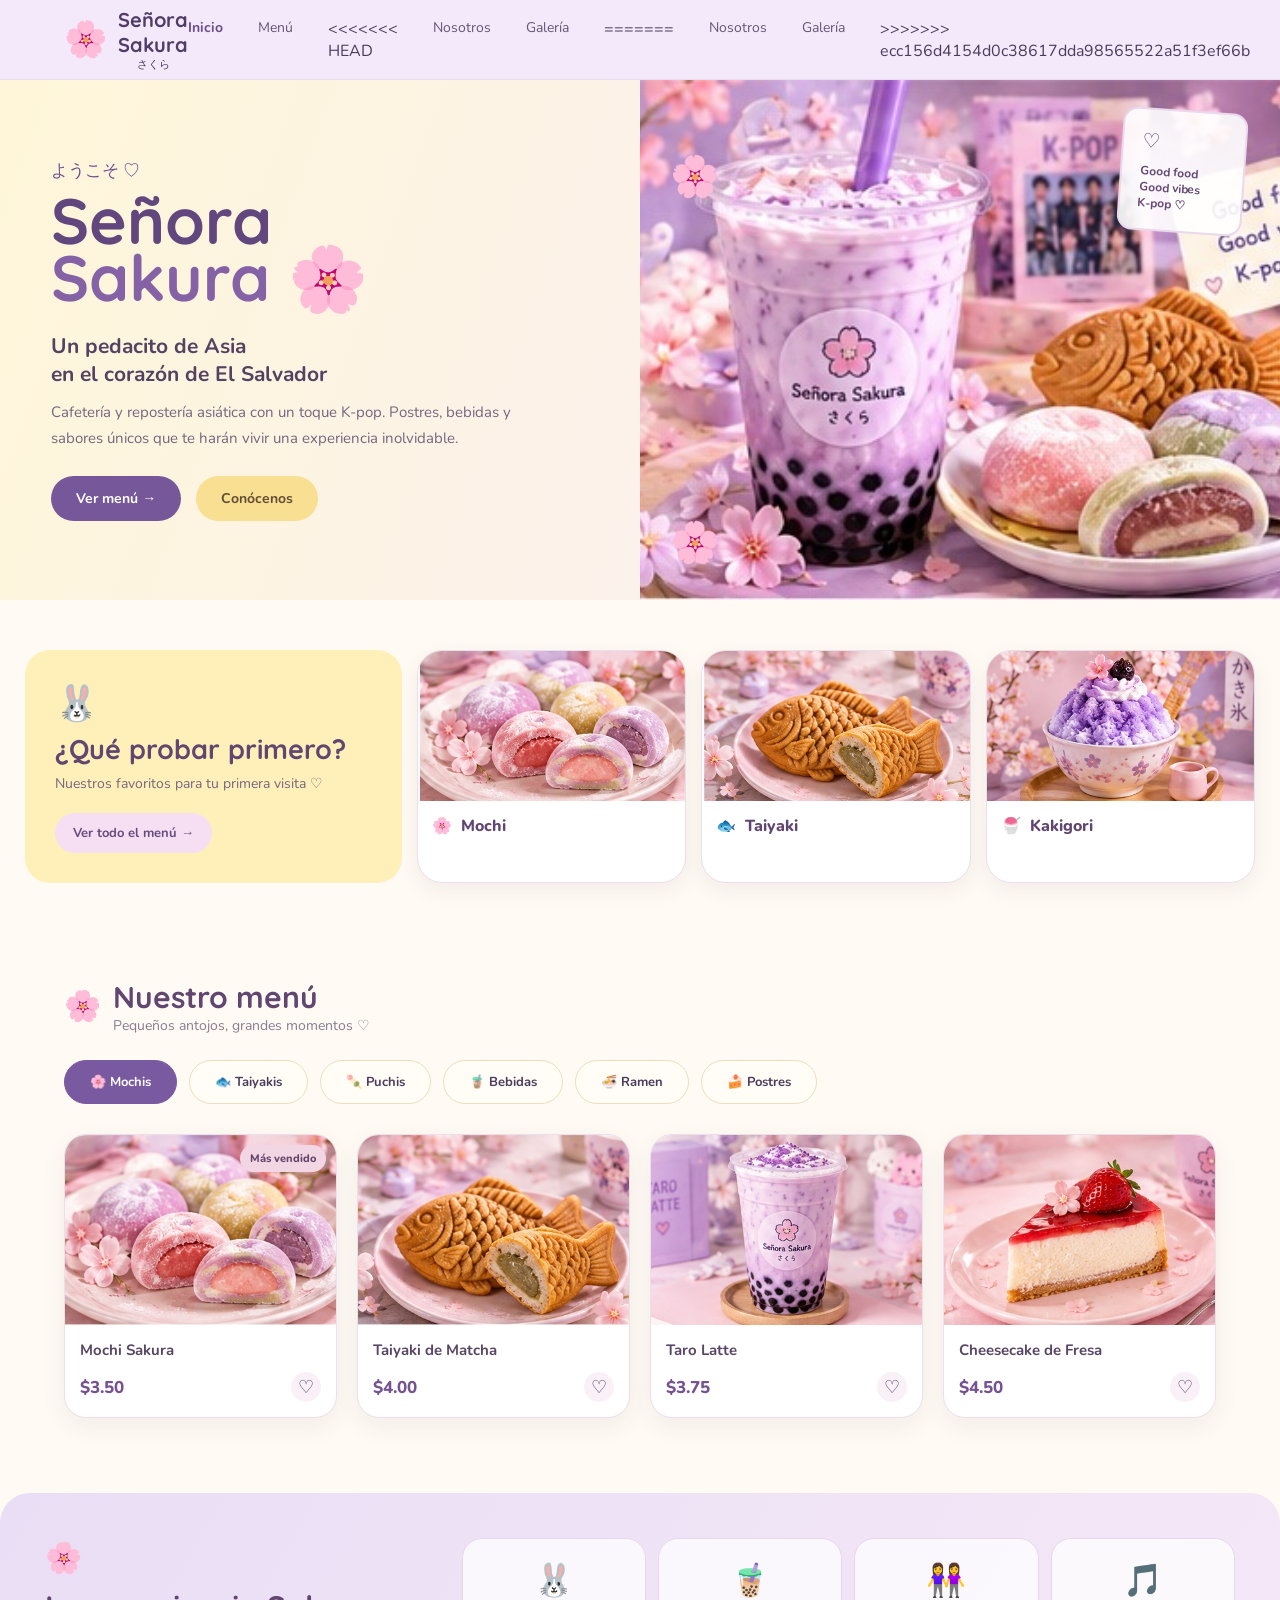
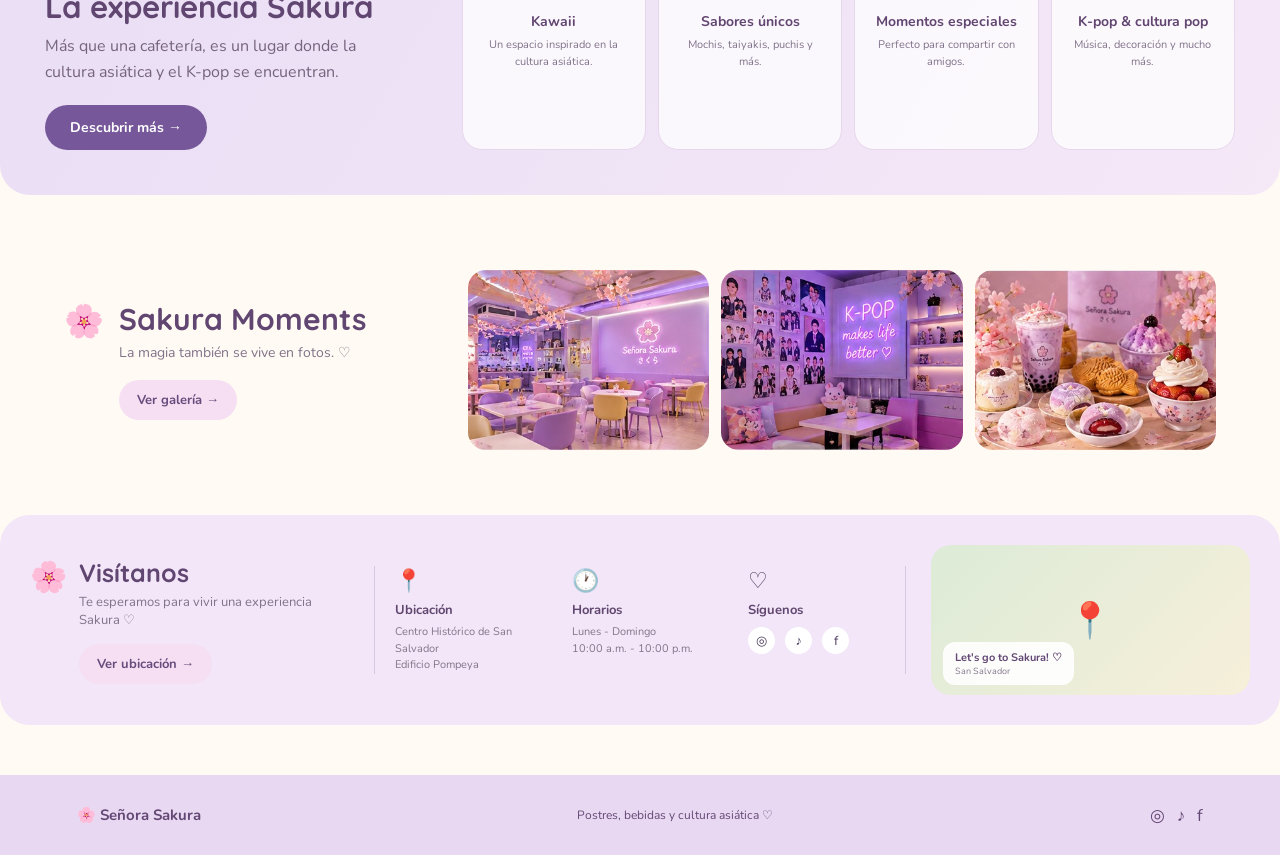
<file: index.html>
<!DOCTYPE html>
<html lang="es">

<head>
    <meta charset="UTF-8">
    <meta name="viewport" content="width=device-width, initial-scale=1.0">

    <title>Señora Sakura | Cafetería Asiática</title>

    <!-- Google Fonts -->
    <link rel="preconnect" href="https://fonts.googleapis.com">
    <link rel="preconnect" href="https://fonts.gstatic.com" crossorigin>

    <link href="https://fonts.googleapis.com/css2?family=Nunito:wght@400;500;600;700;800&family=Quicksand:wght@500;600;700&display=swap" rel="stylesheet">

    <link rel="stylesheet" href="style.css">
</head>

<body>

    <!-- ================= NAVBAR ================= -->

    <header class="navbar">

        <div class="logo">
            <div class="logo-flower">🌸</div>

            <div>
                <h2>Señora Sakura</h2>
                <span>さくら</span>
            </div>
        </div>

        <nav>
            <a href="#inicio" class="active">Inicio</a>
            <a href="menu.html">Menú</a>
<<<<<<< HEAD
            <a href="nosotros.html">Nosotros</a>
            <a href="#galeria">Galería</a>
=======
            <a href="#nosotros">Nosotros</a>
            <a href="galeria.html">Galería</a>
>>>>>>> ecc156d4154d0c38617dda98565522a51f3ef66b
            <a href="#visitanos">Visítanos</a>
        </nav>

        <div class="nav-buttons">
            <button class="search">⌕</button>
            <a href="#visitanos" class="nav-btn">♡ Visítanos</a>
        </div>

    </header>


    <!-- ================= HERO ================= -->

    <main>

        <section class="hero" id="inicio">

            <div class="hero-content">

                <span class="japanese">ようこそ ♡</span>

                <h1>
                    Señora
                    <br>
                    <span>Sakura</span> 🌸
                </h1>

                <h3>
                    Un pedacito de Asia
                    <br>
                    en el corazón de El Salvador
                </h3>

                <p>
                    Cafetería y repostería asiática con un toque
                    K-pop. Postres, bebidas y sabores únicos que
                    te harán vivir una experiencia inolvidable.
                </p>

                <div class="hero-buttons">

                    <a href="menu.html" class="btn purple">
                        Ver menú →
                    </a>

                    <a href="nosotros.html" class="btn yellow">
                        Conócenos
                    </a>

                </div>

            </div>


            <div class="hero-image">

                <img src="img/hero.jpg" alt="Postres de Señora Sakura">

                <div class="floating-card">
                    <span>♡</span>
                    <strong>Good food</strong>
                    <strong>Good vibes</strong>
                    <strong>K-pop ♡</strong>
                </div>

                <div class="floating-flower flower-one">🌸</div>
                <div class="floating-flower flower-two">🌸</div>

            </div>

        </section>


        <!-- ================= FAVORITOS ================= -->

        <section class="favorites">

            <div class="favorite-intro">

                <div class="cute-icon">🐰</div>

                <h2>¿Qué probar primero?</h2>

                <p>
                    Nuestros favoritos para tu primera visita ♡
                </p>

                <a href="#menu" class="small-btn">
                    Ver todo el menú →
                </a>

            </div>


            <div class="favorite-card">

                <img src="img/mochi.jpg" alt="Mochis">

                <div class="card-name">
                    <span>🌸</span>
                    Mochi
                </div>

            </div>


            <div class="favorite-card">

                <img src="img/taiyaki.jpg" alt="Taiyaki">

                <div class="card-name">
                    <span>🐟</span>
                    Taiyaki
                </div>

            </div>


            <div class="favorite-card">

                <img src="img/kakigori.jpg" alt="Kakigori">

                <div class="card-name">
                    <span>🍧</span>
                    Kakigori
                </div>

            </div>

        </section>


        <!-- ================= MENU ================= -->

        <section class="menu-section" id="menu">

            <div class="section-title">

                <span>🌸</span>

                <div>
                    <h2>Nuestro menú</h2>
                    <p>Pequeños antojos, grandes momentos ♡</p>
                </div>

            </div>


            <!-- Categorías -->

            <div class="categories">

                <a href="#" class="category active-category">
                    🌸 Mochis
                </a>

                <a href="#" class="category">
                    🐟 Taiyakis
                </a>

                <a href="#" class="category">
                    🍡 Puchis
                </a>

                <a href="#" class="category">
                    🧋 Bebidas
                </a>

                <a href="#" class="category">
                    🍜 Ramen
                </a>

                <a href="#" class="category">
                    🍰 Postres
                </a>

            </div>


            <!-- Productos -->

            <div class="products">

                <article class="product">

                    <div class="product-image">

                        <img src="img/mochi.jpg" alt="Mochi Sakura">

                        <span class="badge">
                            Más vendido
                        </span>

                    </div>

                    <div class="product-info">

                        <h3>Mochi Sakura</h3>

                        <div class="product-bottom">
                            <span class="price">$3.50</span>
                            <span class="heart">♡</span>
                        </div>

                    </div>

                </article>


                <article class="product">

                    <div class="product-image">

                        <img src="img/taiyaki.jpg" alt="Taiyaki">

                    </div>

                    <div class="product-info">

                        <h3>Taiyaki de Matcha</h3>

                        <div class="product-bottom">
                            <span class="price">$4.00</span>
                            <span class="heart">♡</span>
                        </div>

                    </div>

                </article>


                <article class="product">

                    <div class="product-image">

                        <img src="img/bebida.jpg" alt="Bebida">

                    </div>

                    <div class="product-info">

                        <h3>Taro Latte</h3>

                        <div class="product-bottom">
                            <span class="price">$3.75</span>
                            <span class="heart">♡</span>
                        </div>

                    </div>

                </article>


                <article class="product">

                    <div class="product-image">

                        <img src="img/cheesecake.jpg" alt="Cheesecake">

                    </div>

                    <div class="product-info">

                        <h3>Cheesecake de Fresa</h3>

                        <div class="product-bottom">
                            <span class="price">$4.50</span>
                            <span class="heart">♡</span>
                        </div>

                    </div>

                </article>

            </div>

        </section>


        <!-- ================= EXPERIENCIA ================= -->

        <section class="experience" id="nosotros">

            <div class="experience-text">

                <span class="section-icon">🌸</span>

                <h2>La experiencia Sakura</h2>

                <p>
                    Más que una cafetería, es un lugar donde
                    la cultura asiática y el K-pop se encuentran.
                </p>

                <a href="#" class="btn purple">
                    Descubrir más →
                </a>

            </div>


            <div class="experience-cards">

                <div class="experience-card">
                    <span>🐰</span>
                    <h3>Kawaii</h3>
                    <p>
                        Un espacio inspirado
                        en la cultura asiática.
                    </p>
                </div>

                <div class="experience-card">
                    <span>🧋</span>
                    <h3>Sabores únicos</h3>
                    <p>
                        Mochis, taiyakis,
                        puchis y más.
                    </p>
                </div>

                <div class="experience-card">
                    <span>👭</span>
                    <h3>Momentos especiales</h3>
                    <p>
                        Perfecto para compartir
                        con amigos.
                    </p>
                </div>

                <div class="experience-card">
                    <span>🎵</span>
                    <h3>K-pop & cultura pop</h3>
                    <p>
                        Música, decoración
                        y mucho más.
                    </p>
                </div>

            </div>

        </section>


        <!-- ================= GALERIA ================= -->

        <section class="gallery" id="galeria">

            <div class="gallery-title">

                <span>🌸</span>

                <div>
                    <h2>Sakura Moments</h2>

                    <p>
                        La magia también se vive en fotos. ♡
                    </p>

                    <a href="#" class="small-btn">
                        Ver galería →
                    </a>
                </div>

            </div>


            <div class="gallery-images">

                <img src="img/local1.jpg" alt="Señora Sakura">

                <img src="img/local2.jpg" alt="Señora Sakura">

                <img src="img/local3.jpg" alt="Señora Sakura">

            </div>

        </section>


        <!-- ================= VISITANOS ================= -->

        <section class="visit" id="visitanos">

            <div class="visit-title">

                <span>🌸</span>

                <div>
                    <h2>Visítanos</h2>

                    <p>
                        Te esperamos para vivir
                        una experiencia Sakura ♡
                    </p>

                    <a href="#" class="small-btn">
                        Ver ubicación →
                    </a>
                </div>

            </div>


            <div class="visit-info">

                <div>
                    <span>📍</span>

                    <h3>Ubicación</h3>

                    <p>
                        Centro Histórico de San Salvador
                        <br>
                        Edificio Pompeya
                    </p>
                </div>


                <div>
                    <span>🕐</span>

                    <h3>Horarios</h3>

                    <p>
                        Lunes - Domingo
                        <br>
                        10:00 a.m. - 10:00 p.m.
                    </p>
                </div>


                <div>
                    <span>♡</span>

                    <h3>Síguenos</h3>

                    <div class="socials">
                        <a href="#">◎</a>
                        <a href="#">♪</a>
                        <a href="#">f</a>
                    </div>

                </div>

            </div>


            <div class="map">

                <div class="map-pin">📍</div>

                <div class="map-text">
                    <strong>Let's go to Sakura! ♡</strong>
                    <span>San Salvador</span>
                </div>

            </div>

        </section>

    </main>


    <!-- ================= FOOTER ================= -->

    <footer>

        <div class="footer-logo">
            🌸 <strong>Señora Sakura</strong>
        </div>

        <p>
            Postres, bebidas y cultura asiática ♡
        </p>

        <div class="footer-socials">
            ◎ &nbsp; ♪ &nbsp; f
        </div>

    </footer>

</body>
</html>
</file>
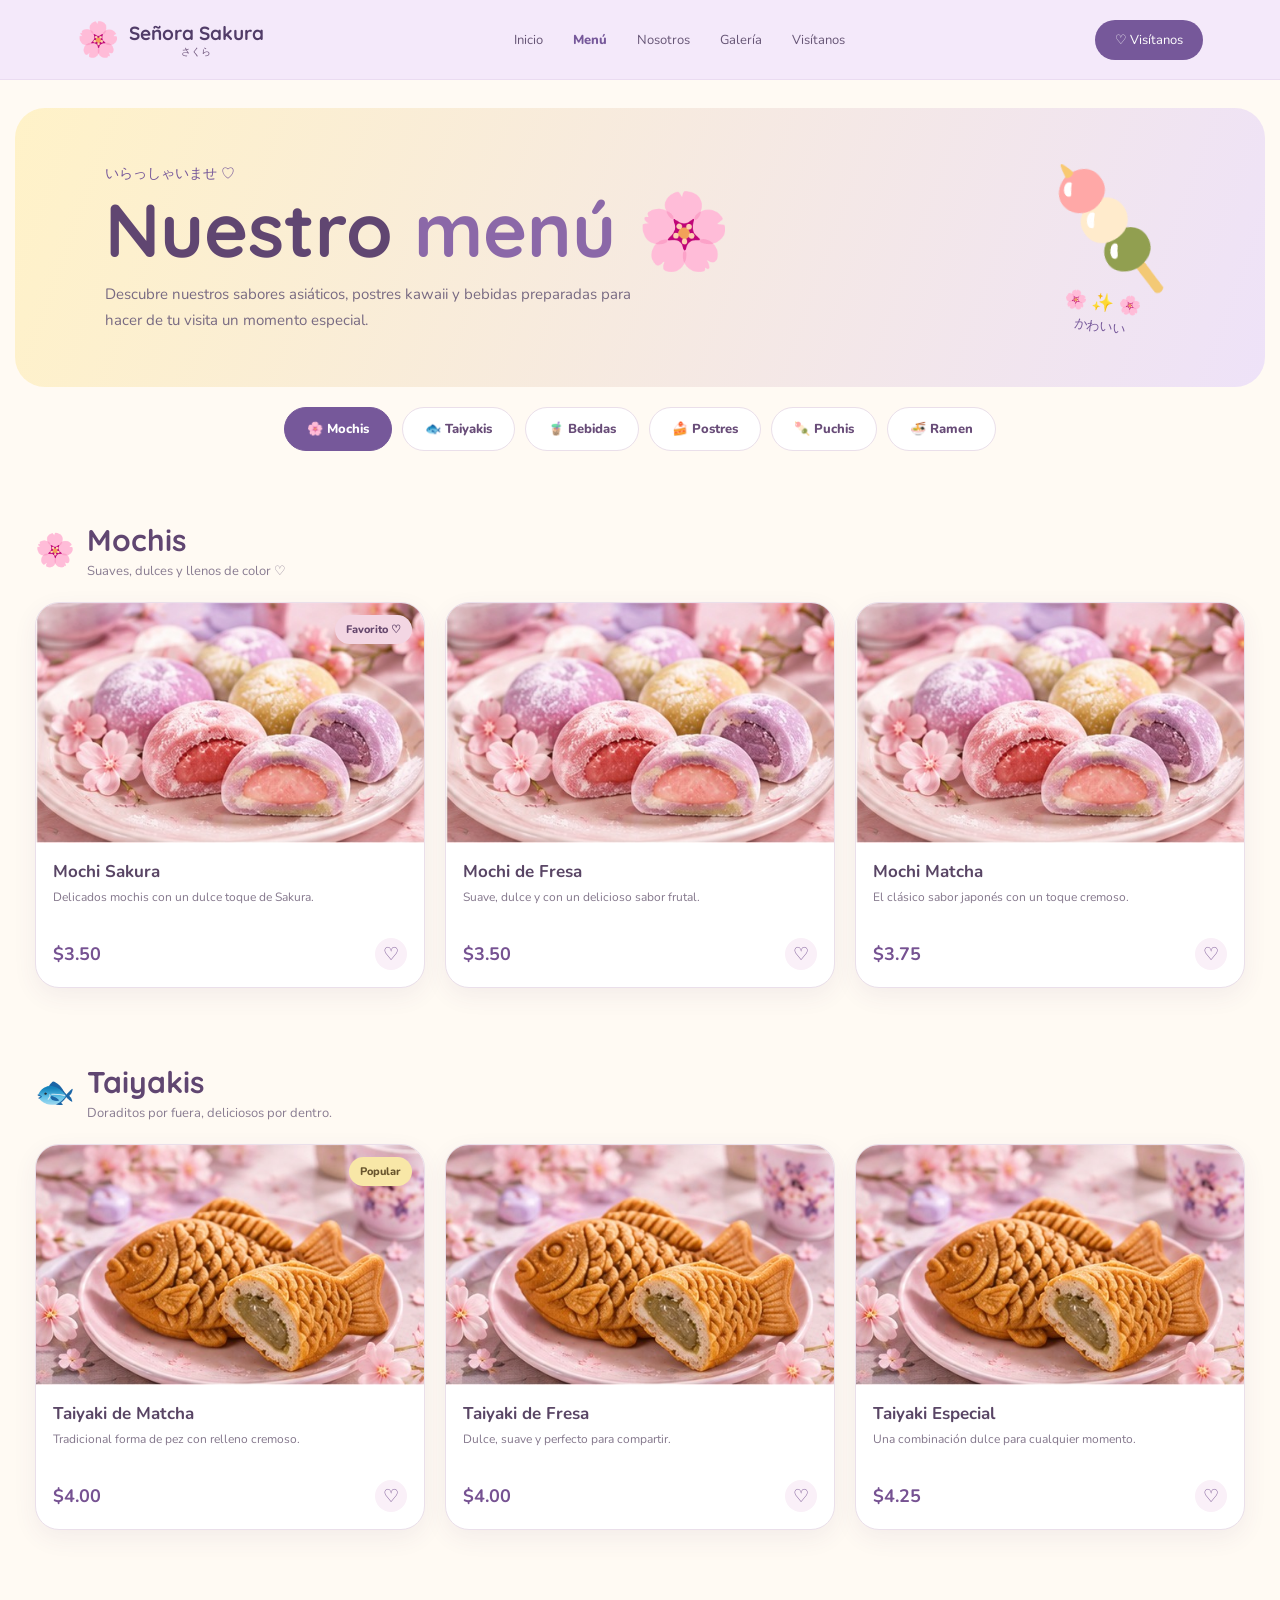
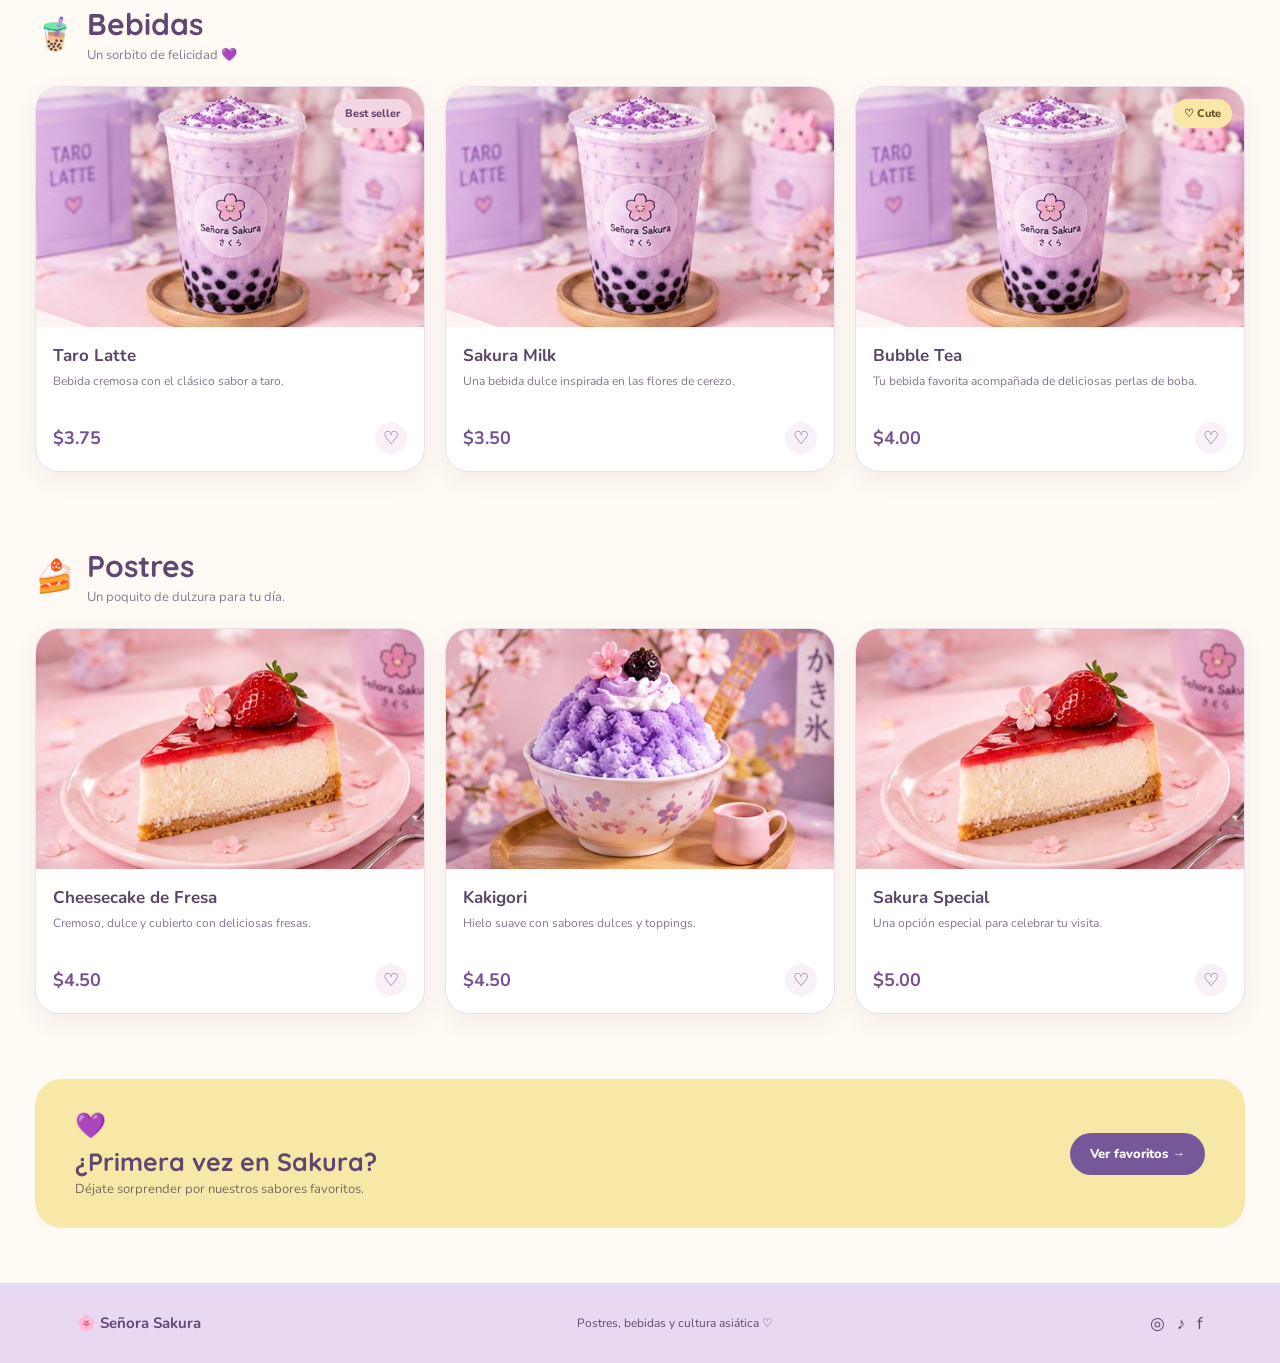
<file: menu.html>
<!DOCTYPE html>
<html lang="es">

<head>
    <meta charset="UTF-8">
    <meta name="viewport" content="width=device-width, initial-scale=1.0">

    <title>Menú | Señora Sakura</title>

    <!-- Google Fonts -->
    <link rel="preconnect" href="https://fonts.googleapis.com">
    <link rel="preconnect" href="https://fonts.gstatic.com" crossorigin>

    <link href="https://fonts.googleapis.com/css2?family=Nunito:wght@400;500;600;700;800&family=Quicksand:wght@500;600;700&display=swap" rel="stylesheet">

    <link rel="stylesheet" href="menu.css">
</head>


<body>


    <!-- ================= NAVBAR ================= -->

    <header class="navbar">

        <a href="index.html" class="logo">

            <span class="logo-flower">🌸</span>

            <div>
                <strong>Señora Sakura</strong>
                <small>さくら</small>
            </div>

        </a>


        <nav>

            <a href="index.html">
                Inicio
            </a>

            <a href="menu.html" class="active">
                Menú
            </a>

            <a href="nosotros.html">
                Nosotros
            </a>

            <a href="galeria.html">
                Galería
            </a>

            <a href="#">
                Visítanos
            </a>

        </nav>


        <a href="#" class="visit-btn">
            ♡ Visítanos
        </a>

    </header>



    <!-- ================= CONTENIDO ================= -->

    <main>


        <!-- HERO DEL MENÚ -->

        <section class="menu-hero">

            <div class="menu-hero-text">

                <span class="japanese">
                    いらっしゃいませ ♡
                </span>

                <h1>
                    Nuestro
                    <span>menú</span>
                    🌸
                </h1>

                <p>
                    Descubre nuestros sabores asiáticos,
                    postres kawaii y bebidas preparadas
                    para hacer de tu visita un momento especial.
                </p>

            </div>


            <div class="menu-hero-decoration">

                <span class="big-mochi">
                    🍡
                </span>

                <div class="little-sakura">
                    🌸 ✨ 🌸
                </div>

                <span class="japanese-small">
                    かわいい
                </span>

            </div>

        </section>



        <!-- ================= CATEGORÍAS ================= -->

        <section class="categories">

            <a href="#mochis" class="category active">
                🌸 Mochis
            </a>

            <a href="#taiyakis" class="category">
                🐟 Taiyakis
            </a>

            <a href="#bebidas" class="category">
                🧋 Bebidas
            </a>

            <a href="#postres" class="category">
                🍰 Postres
            </a>

            <a href="#puchis" class="category">
                🍡 Puchis
            </a>

            <a href="#ramen" class="category">
                🍜 Ramen
            </a>

        </section>



        <!-- ================= MOCHIS ================= -->

        <section class="menu-section" id="mochis">

            <div class="section-title">

                <span>🌸</span>

                <div>
                    <h2>Mochis</h2>

                    <p>
                        Suaves, dulces y llenos de color ♡
                    </p>
                </div>

            </div>


            <div class="products">


                <article class="product">

                    <div class="product-image">

                        <img src="img/mochi.jpg" alt="Mochis Sakura">

                        <span class="badge">
                            Favorito ♡
                        </span>

                    </div>


                    <div class="product-info">

                        <h3>
                            Mochi Sakura
                        </h3>

                        <p>
                            Delicados mochis con un
                            dulce toque de Sakura.
                        </p>

                        <div class="product-bottom">

                            <strong>
                                $3.50
                            </strong>

                            <span class="heart">
                                ♡
                            </span>

                        </div>

                    </div>

                </article>



                <article class="product">

                    <div class="product-image">

                        <img src="img/mochi.jpg" alt="Mochi de fresa">

                    </div>


                    <div class="product-info">

                        <h3>
                            Mochi de Fresa
                        </h3>

                        <p>
                            Suave, dulce y con un
                            delicioso sabor frutal.
                        </p>

                        <div class="product-bottom">

                            <strong>
                                $3.50
                            </strong>

                            <span class="heart">
                                ♡
                            </span>

                        </div>

                    </div>

                </article>



                <article class="product">

                    <div class="product-image">

                        <img src="img/mochi.jpg" alt="Mochi Matcha">

                    </div>


                    <div class="product-info">

                        <h3>
                            Mochi Matcha
                        </h3>

                        <p>
                            El clásico sabor japonés
                            con un toque cremoso.
                        </p>

                        <div class="product-bottom">

                            <strong>
                                $3.75
                            </strong>

                            <span class="heart">
                                ♡
                            </span>

                        </div>

                    </div>

                </article>


            </div>

        </section>



        <!-- ================= TAIYAKIS ================= -->

        <section class="menu-section" id="taiyakis">

            <div class="section-title">

                <span>🐟</span>

                <div>
                    <h2>Taiyakis</h2>

                    <p>
                        Doraditos por fuera, deliciosos por dentro.
                    </p>
                </div>

            </div>


            <div class="products">


                <article class="product">

                    <div class="product-image">

                        <img src="img/taiyaki.jpg" alt="Taiyaki Matcha">

                        <span class="badge yellow">
                            Popular
                        </span>

                    </div>


                    <div class="product-info">

                        <h3>
                            Taiyaki de Matcha
                        </h3>

                        <p>
                            Tradicional forma de pez
                            con relleno cremoso.
                        </p>

                        <div class="product-bottom">

                            <strong>
                                $4.00
                            </strong>

                            <span class="heart">
                                ♡
                            </span>

                        </div>

                    </div>

                </article>



                <article class="product">

                    <div class="product-image">

                        <img src="img/taiyaki.jpg" alt="Taiyaki Fresa">

                    </div>


                    <div class="product-info">

                        <h3>
                            Taiyaki de Fresa
                        </h3>

                        <p>
                            Dulce, suave y perfecto
                            para compartir.
                        </p>

                        <div class="product-bottom">

                            <strong>
                                $4.00
                            </strong>

                            <span class="heart">
                                ♡
                            </span>

                        </div>

                    </div>

                </article>



                <article class="product">

                    <div class="product-image">

                        <img src="img/taiyaki.jpg" alt="Taiyaki Especial">

                    </div>


                    <div class="product-info">

                        <h3>
                            Taiyaki Especial
                        </h3>

                        <p>
                            Una combinación dulce
                            para cualquier momento.
                        </p>

                        <div class="product-bottom">

                            <strong>
                                $4.25
                            </strong>

                            <span class="heart">
                                ♡
                            </span>

                        </div>

                    </div>

                </article>


            </div>

        </section>



        <!-- ================= BEBIDAS ================= -->

        <section class="menu-section" id="bebidas">

            <div class="section-title">

                <span>🧋</span>

                <div>

                    <h2>
                        Bebidas
                    </h2>

                    <p>
                        Un sorbito de felicidad 💜
                    </p>

                </div>

            </div>


            <div class="products">


                <article class="product">

                    <div class="product-image">

                        <img src="img/bebida.jpg" alt="Taro Latte">

                        <span class="badge">
                            Best seller
                        </span>

                    </div>


                    <div class="product-info">

                        <h3>
                            Taro Latte
                        </h3>

                        <p>
                            Bebida cremosa con el
                            clásico sabor a taro.
                        </p>

                        <div class="product-bottom">

                            <strong>
                                $3.75
                            </strong>

                            <span class="heart">
                                ♡
                            </span>

                        </div>

                    </div>

                </article>



                <article class="product">

                    <div class="product-image">

                        <img src="img/bebida.jpg" alt="Sakura Milk">

                    </div>


                    <div class="product-info">

                        <h3>
                            Sakura Milk
                        </h3>

                        <p>
                            Una bebida dulce inspirada
                            en las flores de cerezo.
                        </p>

                        <div class="product-bottom">

                            <strong>
                                $3.50
                            </strong>

                            <span class="heart">
                                ♡
                            </span>

                        </div>

                    </div>

                </article>



                <article class="product">

                    <div class="product-image">

                        <img src="img/bebida.jpg" alt="Bubble Tea">

                        <span class="badge yellow">
                            ♡ Cute
                        </span>

                    </div>


                    <div class="product-info">

                        <h3>
                            Bubble Tea
                        </h3>

                        <p>
                            Tu bebida favorita acompañada
                            de deliciosas perlas de boba.
                        </p>

                        <div class="product-bottom">

                            <strong>
                                $4.00
                            </strong>

                            <span class="heart">
                                ♡
                            </span>

                        </div>

                    </div>

                </article>


            </div>

        </section>



        <!-- ================= POSTRES ================= -->

        <section class="menu-section" id="postres">

            <div class="section-title">

                <span>🍰</span>

                <div>

                    <h2>
                        Postres
                    </h2>

                    <p>
                        Un poquito de dulzura para tu día.
                    </p>

                </div>

            </div>


            <div class="products">


                <article class="product">

                    <div class="product-image">

                        <img src="img/cheesecake.jpg" alt="Cheesecake de fresa">

                    </div>


                    <div class="product-info">

                        <h3>
                            Cheesecake de Fresa
                        </h3>

                        <p>
                            Cremoso, dulce y cubierto
                            con deliciosas fresas.
                        </p>

                        <div class="product-bottom">

                            <strong>
                                $4.50
                            </strong>

                            <span class="heart">
                                ♡
                            </span>

                        </div>

                    </div>

                </article>



                <article class="product">

                    <div class="product-image">

                        <img src="img/kakigori.jpg" alt="Kakigori">

                    </div>


                    <div class="product-info">

                        <h3>
                            Kakigori
                        </h3>

                        <p>
                            Hielo suave con sabores
                            dulces y toppings.
                        </p>

                        <div class="product-bottom">

                            <strong>
                                $4.50
                            </strong>

                            <span class="heart">
                                ♡
                            </span>

                        </div>

                    </div>

                </article>



                <article class="product">

                    <div class="product-image">

                        <img src="img/cheesecake.jpg" alt="Sakura Special">

                    </div>


                    <div class="product-info">

                        <h3>
                            Sakura Special
                        </h3>

                        <p>
                            Una opción especial para
                            celebrar tu visita.
                        </p>

                        <div class="product-bottom">

                            <strong>
                                $5.00
                            </strong>

                            <span class="heart">
                                ♡
                            </span>

                        </div>

                    </div>

                </article>


            </div>

        </section>



        <!-- ================= BANNER ================= -->

        <section class="special-banner">

            <div>

                <span>
                    💜
                </span>

                <h2>
                    ¿Primera vez en Sakura?
                </h2>

                <p>
                    Déjate sorprender por nuestros sabores favoritos.
                </p>

            </div>


            <a href="favoritos.html">
                Ver favoritos →
            </a>

        </section>


    </main>



    <!-- ================= FOOTER ================= -->

    <footer>

        <div class="footer-logo">
            🌸 <strong>Señora Sakura</strong>
        </div>

        <p>
            Postres, bebidas y cultura asiática ♡
        </p>

        <div class="socials">
            ◎ &nbsp; ♪ &nbsp; f
        </div>

    </footer>


</body>

</html>
</file>
<file: style.css>
/* =========================================
   SEÑORA SAKURA
   HOMEPAGE
   ========================================= */


/* ---------- GENERAL ---------- */

* {
    margin: 0;
    padding: 0;
    box-sizing: border-box;
}

html {
    scroll-behavior: smooth;
}

body {
    font-family: "Nunito", sans-serif;
    background: #fffaf3;
    color: #4c3b5d;
}

a {
    text-decoration: none;
    color: inherit;
}

img {
    width: 100%;
    display: block;
}

section {
    width: 100%;
}


/* ---------- NAVBAR ---------- */

.navbar {
    width: 100%;
    height: 80px;

    display: flex;
    align-items: center;
    justify-content: space-between;

    padding: 0 5%;

    background: #f4e9fa;

    border-bottom: 1px solid #eadcf1;

    position: sticky;
    top: 0;
    z-index: 1000;
}


/* Logo */

.logo {
    display: flex;
    align-items: center;
    gap: 10px;
}

.logo-flower {
    font-size: 35px;
}

.logo h2 {
    font-family: "Quicksand", sans-serif;
    font-size: 20px;
    color: #513c68;
}

.logo span {
    font-size: 11px;
    display: block;
    text-align: center;
}


/* Navigation */

nav {
    display: flex;
    gap: 35px;
}

nav a {
    font-size: 14px;
    color: #665575;
    transition: 0.3s;
}

nav a:hover,
nav a.active {
    color: #684c8b;
    font-weight: 700;
}


/* Navbar buttons */

.nav-buttons {
    display: flex;
    align-items: center;
    gap: 15px;
}

.search {
    width: 38px;
    height: 38px;

    border-radius: 50%;
    border: none;

    background: white;

    font-size: 22px;

    cursor: pointer;
}

.nav-btn {
    background: #72558e;
    color: white;

    padding: 11px 20px;

    border-radius: 30px;

    font-size: 13px;

    transition: 0.3s;
}

.nav-btn:hover {
    transform: translateY(-2px);
}


/* =========================================
   HERO
   ========================================= */

.hero {
    min-height: 520px;

    display: grid;
    grid-template-columns: 1fr 1fr;

    background: linear-gradient(
        110deg,
        #fff6d9,
        #f8eefa
    );

    overflow: hidden;
}


/* Hero text */

.hero-content {
    padding: 65px 8%;

    display: flex;
    flex-direction: column;
    justify-content: center;

    position: relative;
}

.japanese {
    color: #6e4c91;
    font-size: 17px;

    margin-bottom: 10px;
}

.hero h1 {
    font-family: "Quicksand", sans-serif;

    font-size: clamp(50px, 5vw, 75px);

    line-height: 0.9;

    color: #62467e;

    margin-bottom: 25px;
}

.hero h1 span {
    color: #8561a5;
}

.hero h3 {
    font-size: 21px;
    line-height: 1.35;

    color: #554161;

    margin-bottom: 12px;
}

.hero p {
    max-width: 470px;

    font-size: 15px;

    line-height: 1.7;

    color: #75667f;

    margin-bottom: 25px;
}


/* Buttons */

.hero-buttons {
    display: flex;
    gap: 15px;
}

.btn {
    display: inline-block;

    padding: 13px 25px;

    border-radius: 30px;

    font-size: 14px;
    font-weight: 700;

    transition: 0.3s;
}

.btn:hover {
    transform: translateY(-3px);
}

.purple {
    background: #76589a;
    color: white;
}

.yellow {
    background: #f8df91;
    color: #624d35;
}


/* Hero image */

.hero-image {
    position: relative;

    min-height: 520px;

    overflow: hidden;
}

.hero-image > img {
    width: 100%;
    height: 100%;

    object-fit: cover;
}


/* Floating card */

.floating-card {
    position: absolute;

    top: 30px;
    right: 35px;

    width: 125px;

    padding: 18px;

    background: rgba(255,255,255,0.9);

    border: 2px solid #ead8ec;

    border-radius: 15px;

    transform: rotate(4deg);

    display: flex;
    flex-direction: column;
}

.floating-card span {
    font-size: 20px;
    margin-bottom: 8px;
}

.floating-card strong {
    font-size: 12px;
    color: #664878;
}


/* Flowers */

.floating-flower {
    position: absolute;

    font-size: 40px;
}

.flower-one {
    bottom: 30px;
    left: 30px;
}

.flower-two {
    top: 70px;
    left: 30px;
}


/* =========================================
   FAVORITES
   ========================================= */

.favorites {
    max-width: 1400px;

    margin: 25px auto;

    padding: 25px;

    display: grid;

    grid-template-columns: 1.4fr 1fr 1fr 1fr;

    gap: 15px;
}


/* Intro */

.favorite-intro {
    background: #fff0b9;

    border-radius: 25px;

    padding: 30px;

    display: flex;
    flex-direction: column;
    justify-content: center;
}

.cute-icon {
    font-size: 35px;
    margin-bottom: 5px;
}

.favorite-intro h2 {
    font-family: "Quicksand", sans-serif;

    font-size: 27px;

    color: #604671;

    margin-bottom: 8px;
}

.favorite-intro p {
    font-size: 14px;

    color: #75667f;

    margin-bottom: 20px;
}


/* Small button */

.small-btn {
    display: inline-block;

    width: fit-content;

    background: #f6dff3;

    padding: 11px 18px;

    border-radius: 25px;

    font-size: 13px;

    font-weight: 700;

    color: #674d7d;

    transition: 0.3s;
}

.small-btn:hover {
    transform: translateY(-2px);
}


/* Favorite cards */

.favorite-card {
    background: white;

    border-radius: 25px;

    overflow: hidden;

    border: 1px solid #eadfed;

    box-shadow: 0 7px 20px rgba(98, 68, 120, 0.08);

    transition: 0.3s;
}

.favorite-card:hover {
    transform: translateY(-5px);
}

.favorite-card img {
    height: 150px;

    object-fit: cover;
}

.card-name {
    padding: 14px;

    font-weight: 800;

    color: #604671;
}

.card-name span {
    margin-right: 5px;
}


/* =========================================
   MENU
   ========================================= */

.menu-section {
    max-width: 1400px;

    margin: auto;

    padding: 45px 5%;
}

.section-title {
    display: flex;

    align-items: center;

    gap: 12px;

    margin-bottom: 25px;
}

.section-title > span {
    font-size: 30px;
}

.section-title h2 {
    font-family: "Quicksand", sans-serif;

    font-size: 30px;

    color: #604671;
}

.section-title p {
    font-size: 14px;

    color: #897c91;
}


/* Categories */

.categories {
    display: flex;

    gap: 12px;

    flex-wrap: wrap;

    margin-bottom: 30px;
}

.category {
    padding: 12px 25px;

    border-radius: 30px;

    border: 1px solid #eedebd;

    background: #fffdf6;

    font-size: 13px;

    font-weight: 700;

    transition: 0.3s;
}

.category:hover,
.active-category {
    background: #795aa0;

    color: white;

    border-color: #795aa0;
}


/* Products */

.products {
    display: grid;

    grid-template-columns:
        repeat(4, 1fr);

    gap: 20px;
}

.product {
    background: white;

    border-radius: 22px;

    overflow: hidden;

    border: 1px solid #eadfea;

    box-shadow: 0 8px 25px rgba(89, 62, 110, 0.07);

    transition: 0.3s;
}

.product:hover {
    transform: translateY(-7px);

    box-shadow:
        0 15px 35px rgba(89, 62, 110, 0.14);
}

.product-image {
    height: 190px;

    position: relative;

    overflow: hidden;
}

.product-image img {
    width: 100%;
    height: 100%;

    object-fit: cover;

    transition: 0.5s;
}

.product:hover img {
    transform: scale(1.05);
}


/* Badge */

.badge {
    position: absolute;

    top: 10px;
    right: 10px;

    background: #f3d6e3;

    color: #65476d;

    padding: 6px 10px;

    border-radius: 15px;

    font-size: 11px;

    font-weight: 800;
}


/* Product information */

.product-info {
    padding: 15px;
}

.product-info h3 {
    font-size: 15px;

    color: #594565;

    margin-bottom: 12px;
}

.product-bottom {
    display: flex;

    justify-content: space-between;

    align-items: center;
}

.price {
    font-size: 17px;

    font-weight: 800;

    color: #755292;
}

.heart {
    width: 30px;
    height: 30px;

    border-radius: 50%;

    display: flex;

    align-items: center;
    justify-content: center;

    background: #faf0f8;

    font-size: 18px;

    cursor: pointer;
}


/* =========================================
   EXPERIENCE
   ========================================= */

.experience {
    max-width: 1350px;

    margin: 30px auto;

    padding: 45px;

    border-radius: 30px;

    background: linear-gradient(
        120deg,
        #e9def5,
        #f5e8f7
    );

    display: grid;

    grid-template-columns: 1fr 2fr;

    gap: 30px;
}

.experience-text {
    display: flex;

    flex-direction: column;

    justify-content: center;
}

.section-icon {
    font-size: 30px;
}

.experience h2 {
    font-family: "Quicksand", sans-serif;

    font-size: 31px;

    color: #604671;

    margin: 8px 0;
}

.experience-text p {
    max-width: 350px;

    line-height: 1.6;

    color: #76647e;

    margin-bottom: 20px;
}

.experience-text .btn {
    width: fit-content;
}


/* Experience cards */

.experience-cards {
    display: grid;

    grid-template-columns:
        repeat(4, 1fr);

    gap: 12px;
}

.experience-card {
    background: rgba(255,255,255,0.75);

    border-radius: 20px;

    padding: 20px;

    text-align: center;

    border: 1px solid #e7d7ed;
}

.experience-card > span {
    font-size: 32px;
}

.experience-card h3 {
    margin: 10px 0 6px;

    font-size: 14px;

    color: #624671;
}

.experience-card p {
    font-size: 11px;

    line-height: 1.5;

    color: #81738a;
}


/* =========================================
   GALLERY
   ========================================= */

.gallery {
    max-width: 1350px;

    margin: auto;

    padding: 45px 5%;

    display: grid;

    grid-template-columns: 1fr 2fr;

    gap: 30px;

    align-items: center;
}

.gallery-title {
    display: flex;

    gap: 15px;
}

.gallery-title > span {
    font-size: 32px;
}

.gallery-title h2 {
    font-family: "Quicksand", sans-serif;

    font-size: 30px;

    color: #604671;
}

.gallery-title p {
    font-size: 14px;

    color: #81738a;

    margin: 5px 0 18px;
}


/* Gallery images */

.gallery-images {
    display: grid;

    grid-template-columns:
        repeat(3, 1fr);

    gap: 12px;
}

.gallery-images img {
    height: 180px;

    object-fit: cover;

    border-radius: 18px;

    transition: 0.3s;
}

.gallery-images img:hover {
    transform: scale(1.03);
}


/* =========================================
   VISIT
   ========================================= */

.visit {
    max-width: 1350px;

    margin: 20px auto 50px;

    padding: 30px;

    border-radius: 30px;

    background: #f2e6f8;

    display: grid;

    grid-template-columns: 1.2fr 2fr 1.2fr;

    gap: 25px;

    align-items: center;
}

.visit-title {
    display: flex;

    gap: 12px;
}

.visit-title > span {
    font-size: 30px;
}

.visit-title h2 {
    font-family: "Quicksand", sans-serif;

    font-size: 25px;

    color: #604671;
}

.visit-title p {
    font-size: 13px;

    margin: 5px 0 15px;

    color: #81738a;
}


/* Visit information */

.visit-info {
    display: grid;

    grid-template-columns:
        repeat(3, 1fr);

    border-left: 1px solid #d9c7e2;

    border-right: 1px solid #d9c7e2;
}

.visit-info > div {
    padding: 0 20px;
}

.visit-info span {
    font-size: 22px;
}

.visit-info h3 {
    font-size: 13px;

    margin: 5px 0;

    color: #61466f;
}

.visit-info p {
    font-size: 11px;

    line-height: 1.5;

    color: #83768b;
}


/* Socials */

.socials {
    display: flex;

    gap: 10px;

    margin-top: 8px;
}

.socials a {
    width: 27px;
    height: 27px;

    display: flex;

    align-items: center;
    justify-content: center;

    border-radius: 50%;

    background: white;

    font-size: 13px;
}


/* Fake map */

.map {
    height: 150px;

    border-radius: 20px;

    background:
        linear-gradient(
            135deg,
            #dcebd7,
            #f7efda
        );

    position: relative;

    display: flex;

    align-items: center;

    justify-content: center;
}

.map-pin {
    font-size: 35px;
}

.map-text {
    position: absolute;

    bottom: 10px;

    left: 12px;

    background: rgba(255,255,255,0.9);

    padding: 8px 12px;

    border-radius: 12px;

    display: flex;

    flex-direction: column;
}

.map-text strong {
    font-size: 11px;

    color: #634875;
}

.map-text span {
    font-size: 9px;

    color: #83768b;
}


/* =========================================
   FOOTER
   ========================================= */

footer {
    background: #e9d8f2;

    min-height: 80px;

    padding: 25px 6%;

    display: flex;

    align-items: center;

    justify-content: space-between;

    color: #634875;
}

.footer-logo {
    font-size: 15px;
}

footer p {
    font-size: 12px;
}

.footer-socials {
    font-size: 17px;
}


/* =========================================
   RESPONSIVE
   ========================================= */

@media (max-width: 1000px) {

    nav {
        gap: 15px;
    }

    .favorites {
        grid-template-columns:
            1fr 1fr;
    }

    .favorite-intro {
        grid-column: span 2;
    }

    .products {
        grid-template-columns:
            repeat(2, 1fr);
    }

    .experience {
        grid-template-columns: 1fr;
    }

    .experience-cards {
        grid-template-columns:
            repeat(2, 1fr);
    }

    .gallery {
        grid-template-columns: 1fr;
    }

    .visit {
        grid-template-columns: 1fr;
    }

    .visit-info {
        border: none;
    }

}


@media (max-width: 750px) {

    .navbar {
        height: auto;

        padding: 15px 5%;

        flex-wrap: wrap;

        gap: 15px;
    }

    nav {
        order: 3;

        width: 100%;

        justify-content: center;

        overflow-x: auto;

        padding-bottom: 5px;
    }

    .nav-buttons {
        margin-left: auto;
    }

    .nav-btn {
        display: none;
    }


    /* Hero */

    .hero {
        grid-template-columns: 1fr;
    }

    .hero-content {
        padding: 55px 8%;
    }

    .hero-image {
        min-height: 350px;
    }

    .hero h1 {
        font-size: 55px;
    }


    /* Favorites */

    .favorites {
        grid-template-columns: 1fr 1fr;

        padding: 15px;
    }

    .favorite-intro {
        grid-column: span 2;
    }


    /* Menu */

    .products {
        grid-template-columns: 1fr 1fr;
    }


    /* Gallery */

    .gallery-images {
        grid-template-columns: 1fr;
    }

    .gallery-images img {
        height: 220px;
    }


    /* Visit */

    .visit-info {
        grid-template-columns: 1fr;

        gap: 20px;
    }

    .visit-info > div {
        padding: 10px 0;
    }

}


@media (max-width: 500px) {

    .logo h2 {
        font-size: 17px;
    }

    .search {
        width: 32px;
        height: 32px;
    }

    nav {
        gap: 20px;
    }

    nav a {
        font-size: 12px;
    }


    .hero h1 {
        font-size: 48px;
    }

    .hero h3 {
        font-size: 18px;
    }

    .hero-buttons {
        flex-direction: column;
        align-items: flex-start;
    }


    .favorites {
        grid-template-columns: 1fr;
    }

    .favorite-intro {
        grid-column: auto;
    }


    .products {
        grid-template-columns: 1fr;
    }


    .experience {
        padding: 30px 20px;
    }

    .experience-cards {
        grid-template-columns: 1fr;
    }


    footer {
        flex-direction: column;

        gap: 12px;

        text-align: center;
    }

}
</file>
<file: menu.css>
/* ==========================================
   SEÑORA SAKURA
   PÁGINA DE MENÚ
   ========================================== */


/* ---------- GENERAL ---------- */

* {
    margin: 0;
    padding: 0;
    box-sizing: border-box;
}

html {
    scroll-behavior: smooth;
}

body {
    font-family: "Nunito", sans-serif;
    background: #fffaf3;
    color: #554161;
}

a {
    text-decoration: none;
    color: inherit;
}

img {
    width: 100%;
    display: block;
}


/* ==========================================
   NAVBAR
   ========================================== */

.navbar {
    width: 100%;
    height: 80px;

    padding: 0 6%;

    display: flex;
    align-items: center;
    justify-content: space-between;

    background: #f4e9fa;

    border-bottom: 1px solid #eadcf1;

    position: sticky;
    top: 0;

    z-index: 100;
}


/* Logo */

.logo {
    display: flex;
    align-items: center;
    gap: 10px;
}

.logo-flower {
    font-size: 34px;
}

.logo strong {
    font-family: "Quicksand", sans-serif;

    font-size: 19px;

    color: #513c68;

    display: block;
}

.logo small {
    display: block;

    text-align: center;

    font-size: 10px;

    color: #71587e;
}


/* Navigation */

nav {
    display: flex;

    gap: 30px;
}

nav a {
    font-size: 13px;

    color: #665575;

    transition: 0.3s;
}

nav a:hover,
nav a.active {
    color: #76589a;

    font-weight: 800;
}


/* Visit button */

.visit-btn {
    background: #76589a;

    color: white;

    padding: 11px 20px;

    border-radius: 30px;

    font-size: 13px;

    transition: 0.3s;
}

.visit-btn:hover {
    transform: translateY(-2px);
}


/* ==========================================
   HERO
   ========================================== */

.menu-hero {
    max-width: 1250px;

    margin: 28px auto 20px;

    padding: 50px 7%;

    border-radius: 30px;

    background:
        linear-gradient(
            110deg,
            #fff2c8,
            #eee2f8
        );

    display: flex;

    justify-content: space-between;

    align-items: center;

    overflow: hidden;
}


/* Hero text */

.japanese {
    color: #76589a;

    font-size: 14px;
}

.menu-hero h1 {
    font-family: "Quicksand", sans-serif;

    font-size: clamp(48px, 6vw, 75px);

    line-height: 1;

    color: #604671;

    margin: 8px 0 15px;
}

.menu-hero h1 span {
    color: #8b68a8;
}

.menu-hero p {
    max-width: 550px;

    color: #786a82;

    line-height: 1.7;

    font-size: 15px;
}


/* Hero decoration */

.menu-hero-decoration {
    text-align: center;

    transform: rotate(7deg);
}

.big-mochi {
    font-size: 105px;
}

.little-sakura {
    font-size: 18px;

    margin-top: -10px;
}

.japanese-small {
    font-size: 13px;

    color: #76589a;
}


/* ==========================================
   CATEGORIES
   ========================================== */

.categories {
    max-width: 1250px;

    margin: 0 auto 40px;

    padding: 0 20px;

    display: flex;

    gap: 10px;

    justify-content: center;

    flex-wrap: wrap;
}

.category {
    padding: 12px 22px;

    border-radius: 30px;

    background: white;

    border: 1px solid #eadfea;

    font-size: 13px;

    font-weight: 800;

    color: #684c78;

    transition: 0.25s;
}

.category:hover,
.category.active {
    background: #76589a;

    color: white;

    border-color: #76589a;
}


/* ==========================================
   SECCIONES DEL MENÚ
   ========================================== */

.menu-section {
    max-width: 1250px;

    margin: 0 auto;

    padding: 30px 20px 45px;
}


/* Título */

.section-title {
    display: flex;

    align-items: center;

    gap: 12px;

    margin-bottom: 22px;
}

.section-title > span {
    font-size: 32px;
}

.section-title h2 {
    font-family: "Quicksand", sans-serif;

    font-size: 30px;

    color: #604671;
}

.section-title p {
    font-size: 13px;

    color: #897c91;

    margin-top: 3px;
}


/* ==========================================
   PRODUCTOS
   ========================================== */

.products {
    display: grid;

    grid-template-columns:
        repeat(3, 1fr);

    gap: 20px;
}


/* Card */

.product {
    background: white;

    border: 1px solid #eadfea;

    border-radius: 24px;

    overflow: hidden;

    box-shadow:
        0 8px 25px rgba(89, 62, 110, 0.07);

    transition: 0.3s;
}

.product:hover {
    transform: translateY(-6px);

    box-shadow:
        0 15px 35px rgba(89, 62, 110, 0.14);
}


/* Image */

.product-image {
    height: 240px;

    position: relative;

    overflow: hidden;
}

.product-image img {
    width: 100%;

    height: 100%;

    object-fit: cover;

    transition: 0.4s;
}

.product:hover .product-image img {
    transform: scale(1.04);
}


/* Badge */

.badge {
    position: absolute;

    top: 12px;

    right: 12px;

    background: #f3d6e3;

    color: #65476d;

    padding: 7px 11px;

    border-radius: 20px;

    font-size: 11px;

    font-weight: 800;
}

.badge.yellow {
    background: #f8e7a7;

    color: #68552e;
}


/* Product information */

.product-info {
    padding: 17px;
}

.product-info h3 {
    font-size: 17px;

    color: #594565;

    margin-bottom: 5px;
}

.product-info p {
    font-size: 12px;

    color: #83768b;

    line-height: 1.5;

    min-height: 37px;

    margin-bottom: 13px;
}


/* Price */

.product-bottom {
    display: flex;

    justify-content: space-between;

    align-items: center;
}

.product-bottom strong {
    font-size: 18px;

    color: #765292;
}


/* Heart */

.heart {
    width: 32px;
    height: 32px;

    border-radius: 50%;

    background: #faf0f8;

    display: flex;

    align-items: center;

    justify-content: center;

    font-size: 18px;

    color: #765292;
}


/* ==========================================
   SPECIAL BANNER
   ========================================== */

.special-banner {
    max-width: 1210px;

    margin: 20px auto 55px;

    padding: 30px 40px;

    border-radius: 27px;

    background: #f8e8a8;

    display: flex;

    align-items: center;

    justify-content: space-between;

    gap: 20px;
}

.special-banner span {
    font-size: 25px;
}

.special-banner h2 {
    font-family: "Quicksand", sans-serif;

    font-size: 25px;

    color: #604671;

    margin: 3px 0;
}

.special-banner p {
    font-size: 13px;

    color: #786a63;
}

.special-banner a {
    background: #76589a;

    color: white;

    padding: 12px 20px;

    border-radius: 25px;

    font-size: 13px;

    font-weight: 800;

    transition: 0.3s;
}

.special-banner a:hover {
    transform: translateY(-2px);
}


/* ==========================================
   FOOTER
   ========================================== */

footer {
    background: #e9d8f2;

    min-height: 80px;

    padding: 25px 6%;

    display: flex;

    justify-content: space-between;

    align-items: center;

    color: #634875;

    font-size: 12px;
}

.footer-logo {
    font-size: 15px;
}

.socials {
    font-size: 17px;
}


/* ==========================================
   TABLET
   ========================================== */

@media (max-width: 800px) {

    nav {
        gap: 13px;
    }

    .visit-btn {
        display: none;
    }

    .menu-hero {
        margin: 15px;

        padding: 40px 8%;
    }

    .big-mochi {
        font-size: 70px;
    }

    .products {
        grid-template-columns:
            repeat(2, 1fr);
    }

    .special-banner {
        margin: 10px 20px 40px;
    }

}


/* ==========================================
   CELULAR
   ========================================== */

@media (max-width: 550px) {

    .navbar {
        height: auto;

        flex-wrap: wrap;

        padding: 14px 5%;

        gap: 12px;
    }

    nav {
        order: 3;

        width: 100%;

        overflow-x: auto;

        justify-content: center;

        padding-bottom: 4px;
    }


    .menu-hero {
        flex-direction: column;

        align-items: flex-start;

        gap: 20px;
    }

    .menu-hero-decoration {
        align-self: center;
    }


    .products {
        grid-template-columns: 1fr;
    }

    .product-image {
        height: 260px;
    }


    .special-banner {
        flex-direction: column;

        align-items: flex-start;
    }


    footer {
        flex-direction: column;

        gap: 10px;

        text-align: center;
    }

}
</file>
